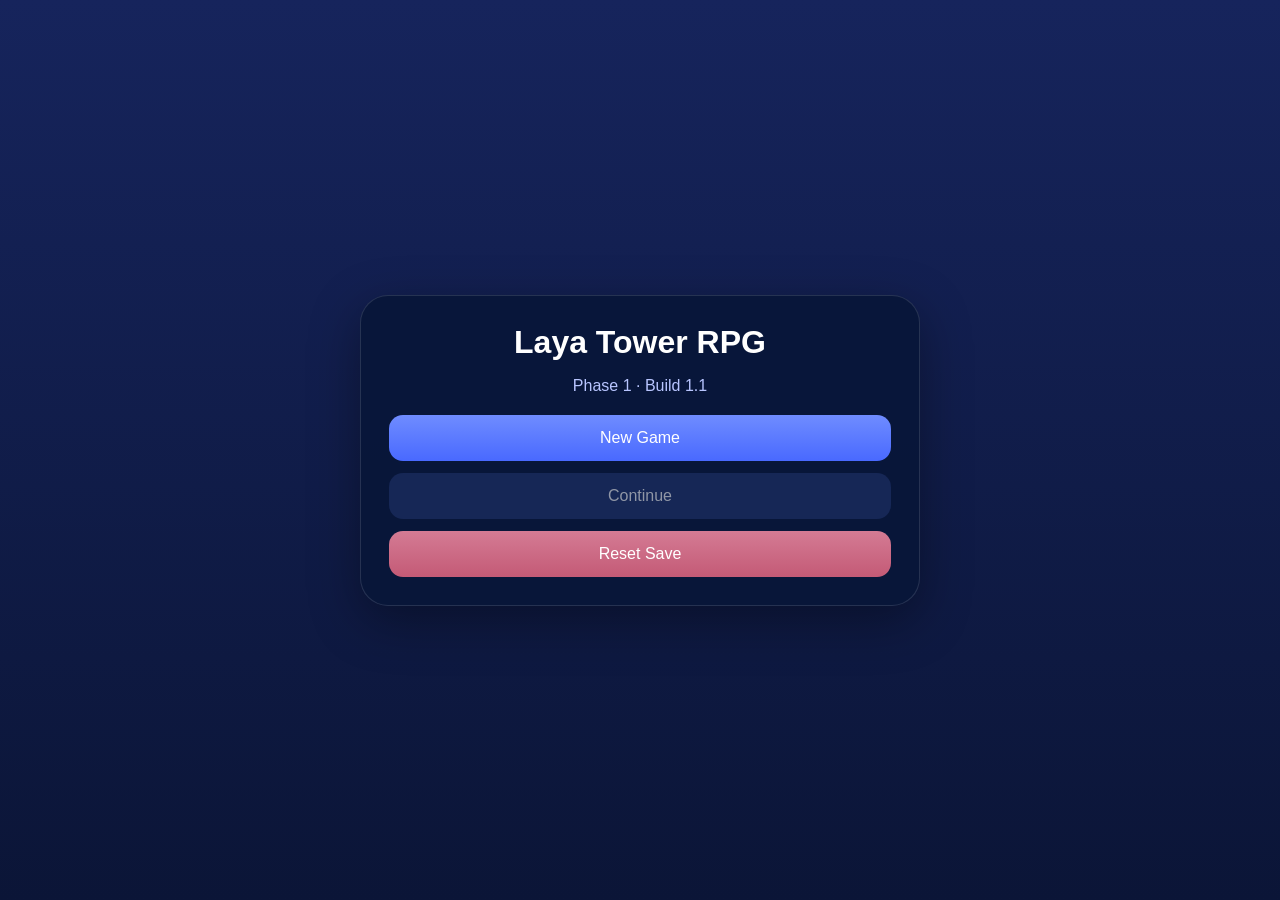
<file: index.html>
<!DOCTYPE html><html lang="th"><head><meta charset="UTF-8"><meta name="viewport" content="width=device-width,initial-scale=1"><title>Laya Tower RPG</title><link rel="stylesheet" href="css/style.css"></head><body class="screen"><div class="panel title-panel"><h1>Laya Tower RPG</h1><p class="muted">Phase 1 · Build 1.1</p><div class="stack"><button class="primary" id="newGameBtn">New Game</button><button id="continueBtn">Continue</button><button class="danger" id="resetBtn">Reset Save</button></div></div><script src="js/hero-data.js"></script><script src="js/save-system.js"></script><script src="js/game.js"></script></body></html>
</file>
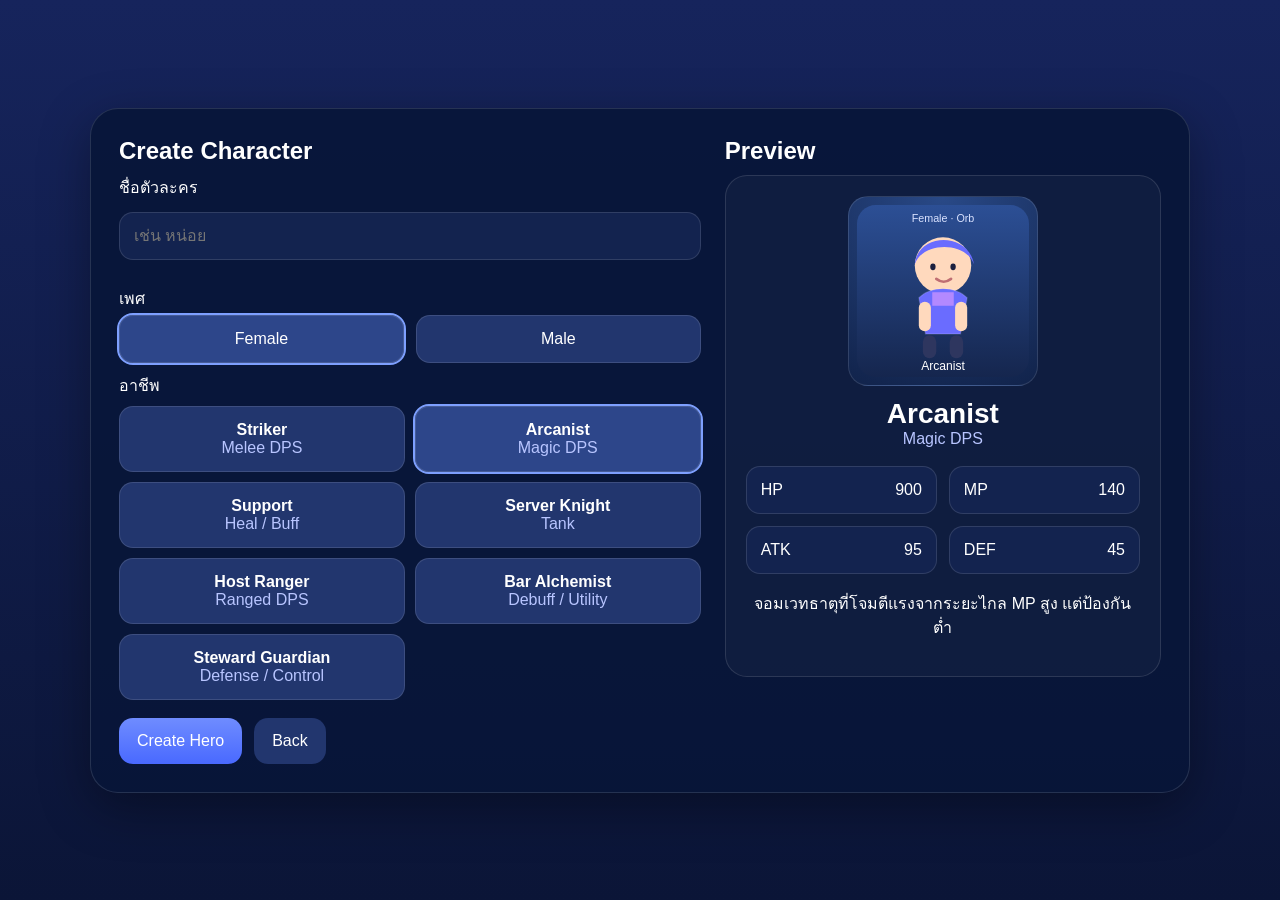
<file: create-character.html>
<!DOCTYPE html><html lang="th"><head><meta charset="UTF-8"><meta name="viewport" content="width=device-width,initial-scale=1"><title>Create Character</title><link rel="stylesheet" href="css/style.css"></head><body class="screen"><div class="panel create-layout"><div class="form-side"><h2>Create Character</h2><label>ชื่อตัวละคร</label><input id="heroName" type="text" maxlength="20" placeholder="เช่น หน่อย"><label>เพศ</label><div class="row two"><button class="toggle active" data-gender="female">Female</button><button class="toggle" data-gender="male">Male</button></div><label>อาชีพ</label><div id="classList" class="class-list"></div><div class="row"><button id="createBtn" class="primary">Create Hero</button><button id="backBtn">Back</button></div></div><div class="preview-side"><h2>Preview</h2><div class="preview-card"><img id="previewImage" class="preview-image" alt="hero preview"><div id="previewName" class="hero-title">Arcanist</div><div id="previewRole" class="muted">Magic DPS</div><div class="stats-grid"><div>HP <span id="statHP">900</span></div><div>MP <span id="statMP">140</span></div><div>ATK <span id="statATK">95</span></div><div>DEF <span id="statDEF">45</span></div></div><p id="previewDesc" class="desc">Master of elemental magic.</p></div></div></div><script src="js/hero-data.js"></script><script src="js/save-system.js"></script><script src="js/create-character.js"></script></body></html>
</file>
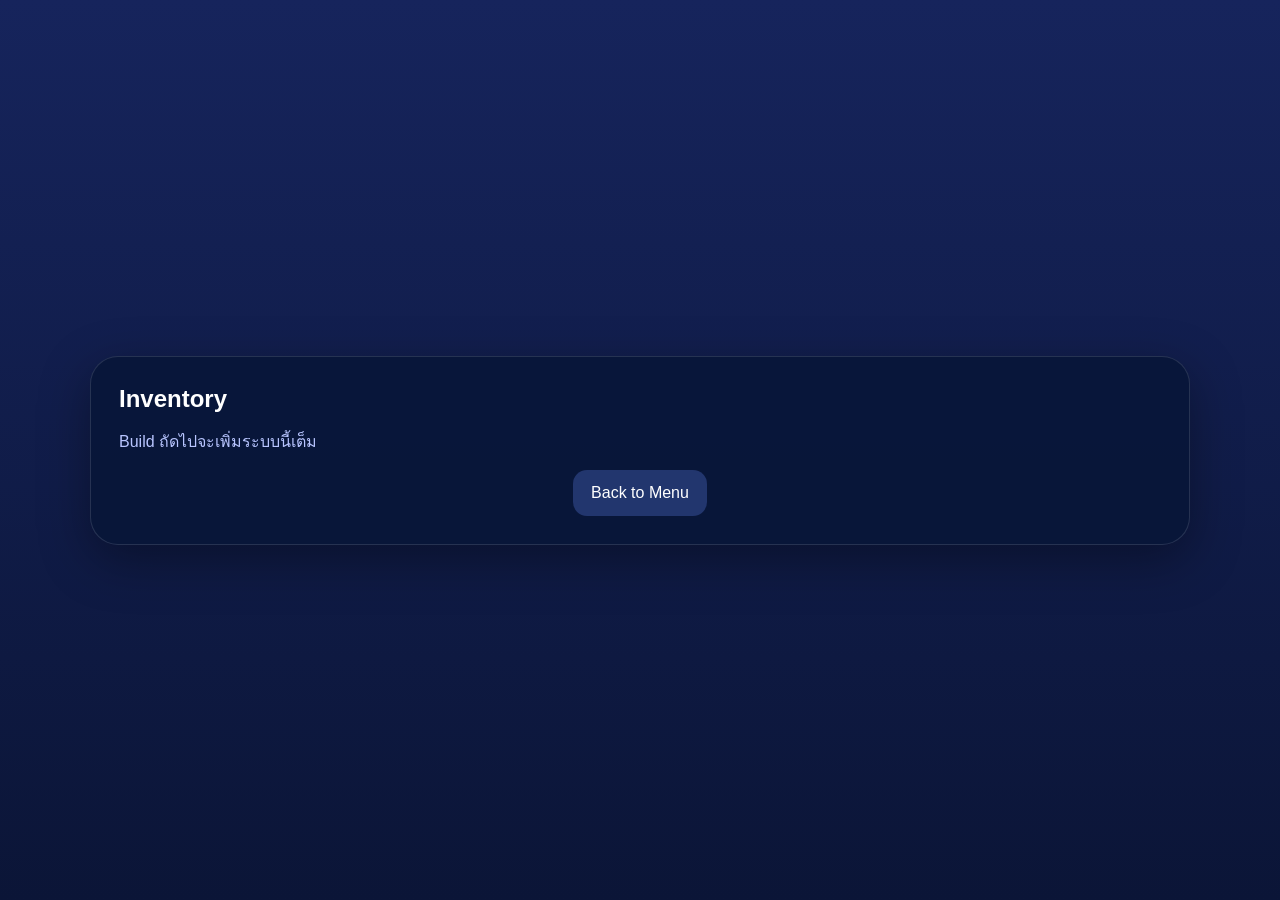
<file: inventory.html>
<!DOCTYPE html><html lang="th"><head><meta charset="UTF-8"><meta name="viewport" content="width=device-width,initial-scale=1"><title>Inventory</title><link rel="stylesheet" href="css/style.css"></head><body class="screen"><div class="panel"><h2>Inventory</h2><p class="muted">Build ถัดไปจะเพิ่มระบบนี้เต็ม</p><div class="row center"><button onclick="location.href='menu.html'">Back to Menu</button></div></div></body></html>
</file>
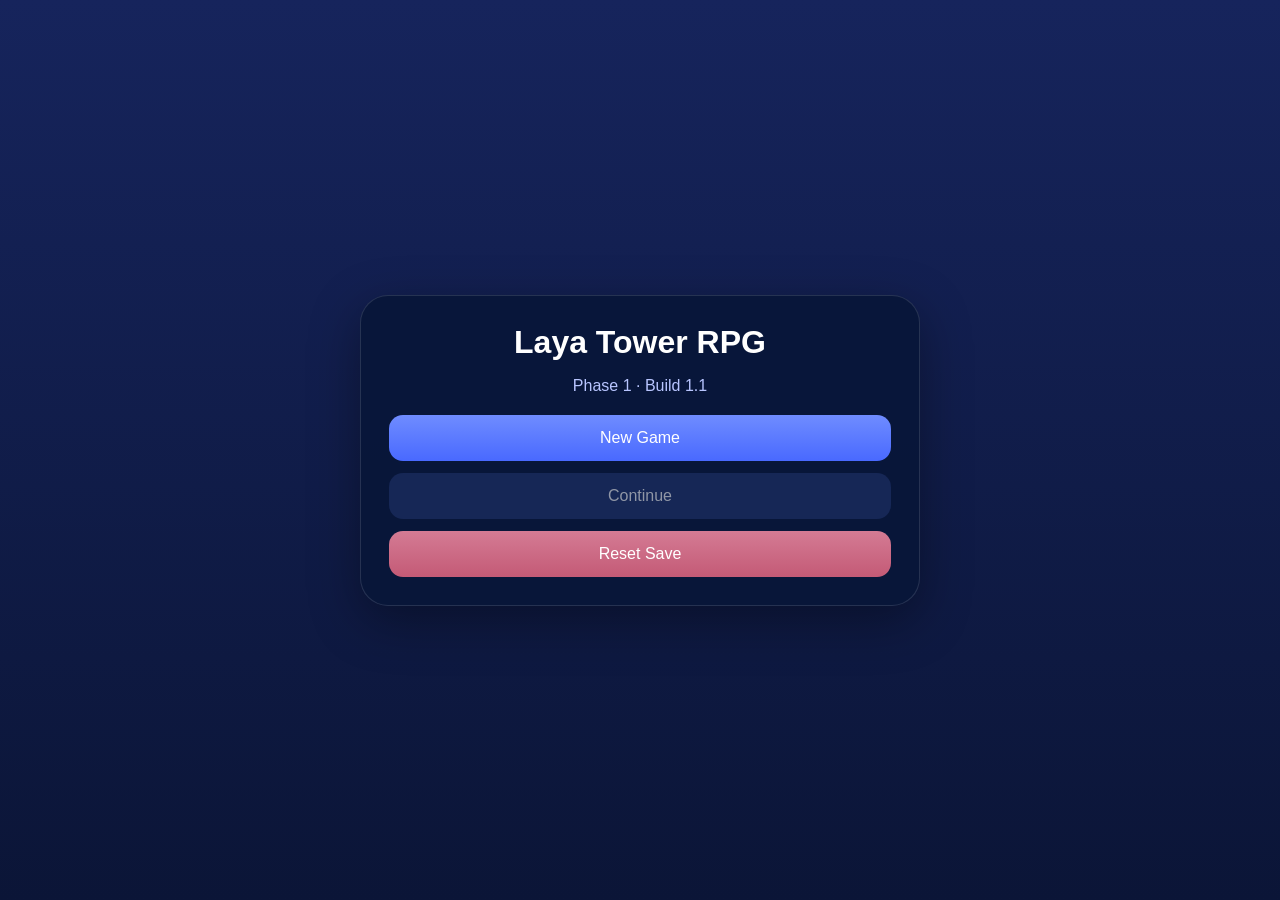
<file: menu.html>
<!DOCTYPE html><html lang="th"><head><meta charset="UTF-8"><meta name="viewport" content="width=device-width,initial-scale=1"><title>Main Menu</title><link rel="stylesheet" href="css/style.css"></head><body class="screen"><div class="panel"><h2>Main Menu</h2><div class="hero-summary"><img id="menuHeroImage" class="menu-hero" alt="hero"><div><div id="menuName" class="hero-title"></div><div id="menuClass"></div><div id="menuLevel"></div></div></div><div class="stats-grid wide"><div>HP <span id="menuHP"></span></div><div>MP <span id="menuMP"></span></div><div>Gold <span id="menuGold"></span></div><div>Floor <span id="menuFloor"></span></div></div><div class="row wrap center"><button id="enterTowerBtn" class="primary">Enter Tower</button><button id="inventoryBtn">Inventory</button><button id="saveBtn">Save</button><button id="titleBtn">Back to Title</button></div><p class="muted">Build 1.1 มี Title / Create Character / Save-Load / Main Menu / Tower Stub</p></div><script src="js/hero-data.js"></script><script src="js/save-system.js"></script><script src="js/menu.js"></script></body></html>
</file>
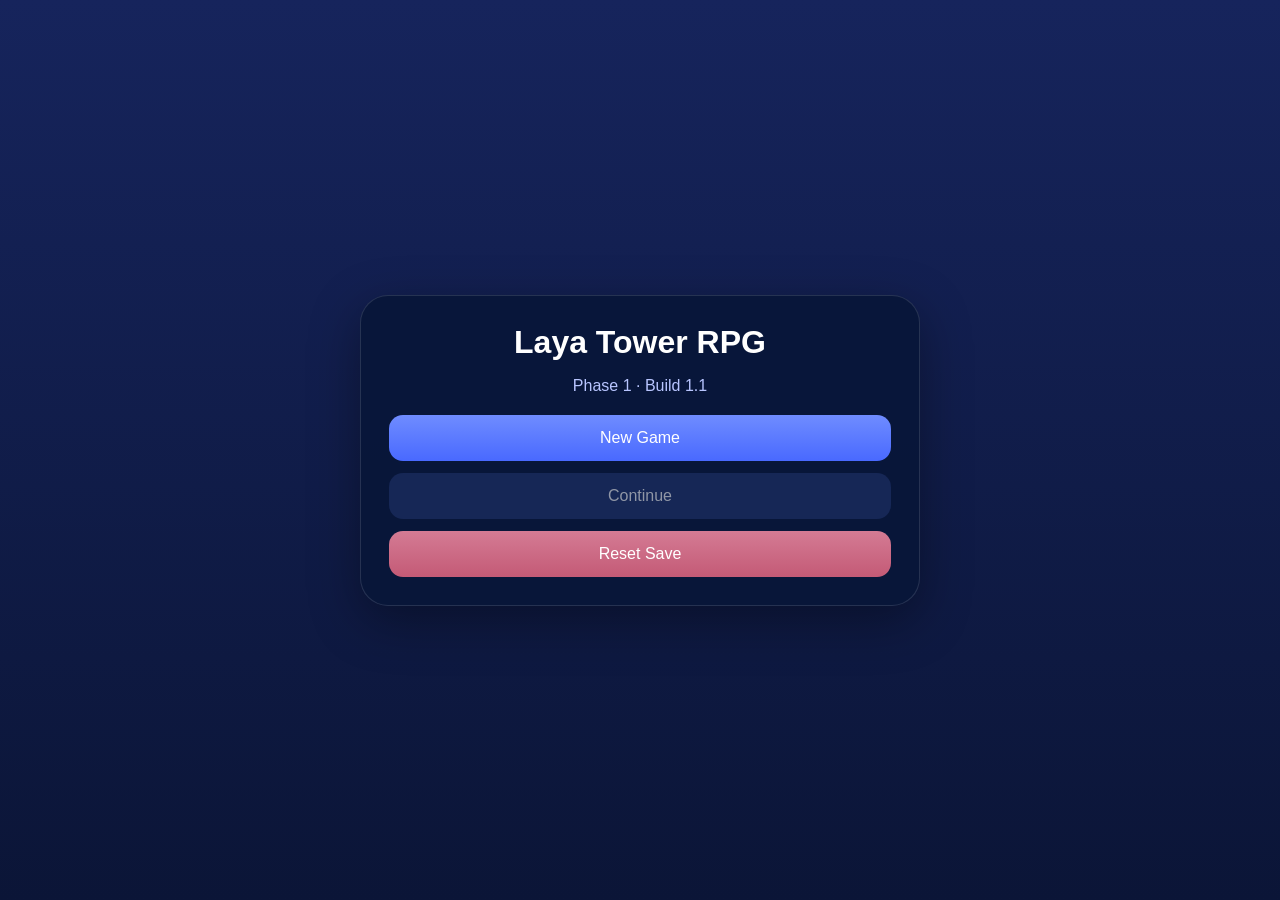
<file: tower.html>
<!DOCTYPE html><html lang="th"><head><meta charset="UTF-8"><meta name="viewport" content="width=device-width,initial-scale=1"><title>Tower</title><link rel="stylesheet" href="css/style.css"></head><body class="screen"><div class="panel"><h2>Tower Map (Build 2 Preview)</h2><p id="towerInfo"></p><div class="tower-map"><div class="node battle">⚔ Battle</div><div class="node event">❓ Event</div><div class="node treasure">🎁 Treasure</div><div class="node rest">❤️ Rest</div><div class="node boss">👑 Boss</div></div><div class="row center wrap"><button id="mockBattleBtn" class="primary">Mock Battle</button><button id="backMenuBtn">Back to Menu</button></div><p class="muted">หน้านี้ทำไว้เพื่อให้ไปต่อได้ก่อน ยังไม่ใช่ระบบ Tower เต็ม</p></div><script src="js/hero-data.js"></script><script src="js/save-system.js"></script><script src="js/tower.js"></script></body></html>
</file>
<file: css/style.css>
:root{--bg1:#16245c;--bg2:#0b1537;--panel:#081639;--line:rgba(255,255,255,.12);--text:#ffffff;--muted:#b8c5ff;--primary:#4969ff;--primary2:#6f8cff;--danger:#c45a76}*{box-sizing:border-box}body{margin:0;font-family:Arial,Helvetica,sans-serif;color:var(--text);background:linear-gradient(180deg,var(--bg1),var(--bg2));min-height:100vh}.screen{display:flex;align-items:center;justify-content:center;padding:24px}.panel{width:min(1100px,95vw);background:rgba(8,22,57,.92);border:1px solid var(--line);border-radius:28px;padding:28px;box-shadow:0 15px 50px rgba(0,0,0,.35)}.title-panel{width:min(560px,95vw);text-align:center}h1,h2{margin:0 0 10px 0}.muted{color:var(--muted)}.stack{display:grid;gap:12px;margin-top:20px}.row{display:flex;gap:12px}.row.two>*{flex:1}.row.wrap{flex-wrap:wrap}.row.center{justify-content:center}button,input{font:inherit}button{border:none;border-radius:14px;padding:14px 18px;background:#22366e;color:#fff;cursor:pointer;transition:.18s transform,.18s opacity,.18s background}button:hover{transform:translateY(-1px);background:#2d468a}button.primary{background:linear-gradient(180deg,var(--primary2),var(--primary))}button.danger{background:linear-gradient(180deg,#d47b94,var(--danger))}button:disabled{opacity:.55;cursor:not-allowed;transform:none}input{width:100%;padding:14px;border-radius:14px;border:1px solid var(--line);background:#13234f;color:#fff;margin:8px 0 16px}label{display:block;margin-top:10px;margin-bottom:4px}.create-layout{display:grid;grid-template-columns:1.2fr .9fr;gap:24px}.class-list{display:grid;grid-template-columns:repeat(2,minmax(0,1fr));gap:10px;margin:8px 0 18px}.class-item,.toggle{border:1px solid var(--line)}.class-item.active,.toggle.active{outline:2px solid #7ea0ff;background:#2d468a}.preview-card{border:1px solid var(--line);border-radius:22px;padding:20px;background:rgba(255,255,255,.03);text-align:center}.preview-image{width:190px;height:190px;object-fit:contain;border-radius:20px;background:radial-gradient(circle at top,#294987,#11234b);padding:8px;border:1px solid var(--line)}.hero-title{font-size:28px;font-weight:bold;margin-top:8px}.desc{line-height:1.5}.stats-grid{display:grid;grid-template-columns:repeat(2,minmax(0,1fr));gap:12px;margin:18px 0}.stats-grid>div{padding:14px;border:1px solid var(--line);border-radius:14px;background:#13234f;display:flex;justify-content:space-between}.stats-grid.wide{grid-template-columns:repeat(4,minmax(0,1fr))}.hero-summary{display:flex;align-items:center;justify-content:center;gap:16px;margin:18px 0}.menu-hero{width:96px;height:96px;border-radius:18px;border:1px solid var(--line);background:radial-gradient(circle at top,#294987,#11234b);padding:6px}.tower-map{display:grid;grid-template-columns:repeat(5,1fr);gap:12px;margin:24px 0}.node{padding:18px 12px;text-align:center;border-radius:18px;border:1px solid var(--line);background:#13234f;font-weight:bold}.node.battle{background:#22386b}.node.event{background:#4c3368}.node.treasure{background:#6b5422}.node.rest{background:#295a4e}.node.boss{background:#6b2e2e}@media (max-width: 860px){.create-layout{grid-template-columns:1fr}.class-list{grid-template-columns:1fr}.stats-grid.wide{grid-template-columns:repeat(2,minmax(0,1fr))}.tower-map{grid-template-columns:1fr}}
</file>
